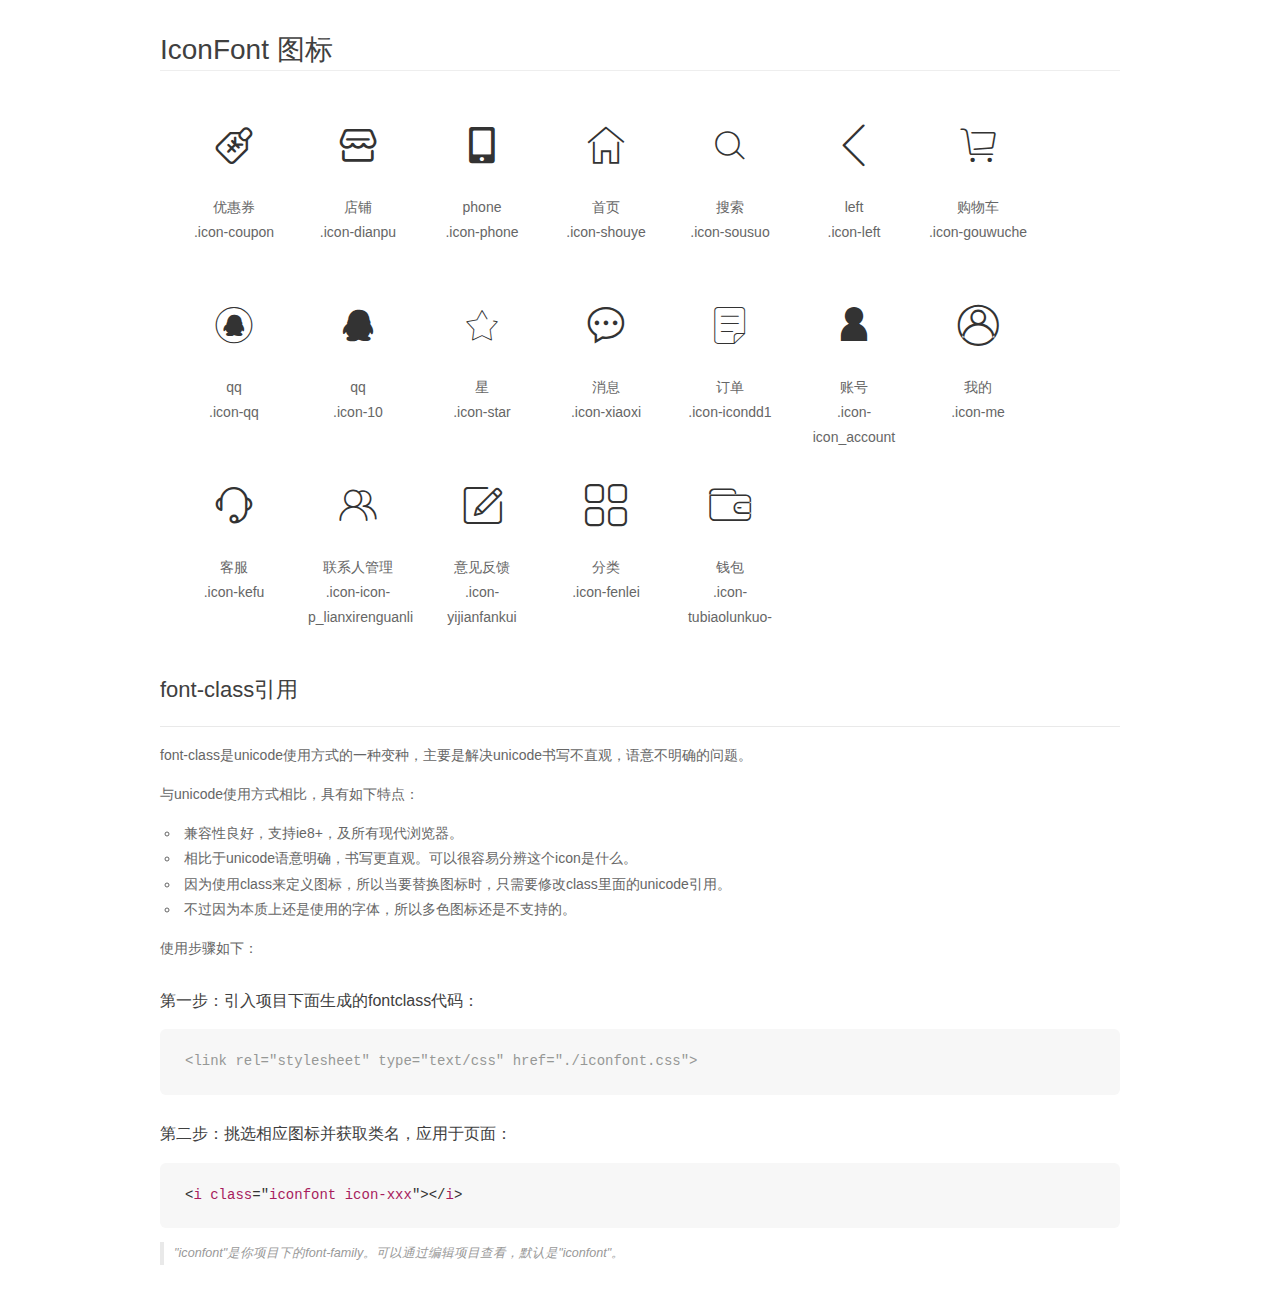
<file: static/font/demo_fontclass.html>
<!DOCTYPE html>
<html>
<head>
    <meta charset="utf-8"/>
    <title>IconFont</title>
    <link rel="stylesheet" href="demo.css">
    <link rel="stylesheet" href="iconfont.css">
</head>
<body>
    <div class="main markdown">
        <h1>IconFont 图标</h1>
        <ul class="icon_lists clear">
            
                <li>
                <i class="icon iconfont icon-coupon"></i>
                    <div class="name">优惠券</div>
                    <div class="fontclass">.icon-coupon</div>
                </li>
            
                <li>
                <i class="icon iconfont icon-dianpu"></i>
                    <div class="name">店铺</div>
                    <div class="fontclass">.icon-dianpu</div>
                </li>
            
                <li>
                <i class="icon iconfont icon-phone"></i>
                    <div class="name">phone</div>
                    <div class="fontclass">.icon-phone</div>
                </li>
            
                <li>
                <i class="icon iconfont icon-shouye"></i>
                    <div class="name">首页</div>
                    <div class="fontclass">.icon-shouye</div>
                </li>
            
                <li>
                <i class="icon iconfont icon-sousuo"></i>
                    <div class="name">搜索</div>
                    <div class="fontclass">.icon-sousuo</div>
                </li>
            
                <li>
                <i class="icon iconfont icon-left"></i>
                    <div class="name">left</div>
                    <div class="fontclass">.icon-left</div>
                </li>
            
                <li>
                <i class="icon iconfont icon-gouwuche"></i>
                    <div class="name">购物车</div>
                    <div class="fontclass">.icon-gouwuche</div>
                </li>
            
                <li>
                <i class="icon iconfont icon-qq"></i>
                    <div class="name">qq</div>
                    <div class="fontclass">.icon-qq</div>
                </li>
            
                <li>
                <i class="icon iconfont icon-10"></i>
                    <div class="name">qq</div>
                    <div class="fontclass">.icon-10</div>
                </li>
            
                <li>
                <i class="icon iconfont icon-star"></i>
                    <div class="name">星</div>
                    <div class="fontclass">.icon-star</div>
                </li>
            
                <li>
                <i class="icon iconfont icon-xiaoxi"></i>
                    <div class="name">消息</div>
                    <div class="fontclass">.icon-xiaoxi</div>
                </li>
            
                <li>
                <i class="icon iconfont icon-icondd1"></i>
                    <div class="name">订单</div>
                    <div class="fontclass">.icon-icondd1</div>
                </li>
            
                <li>
                <i class="icon iconfont icon-icon_account"></i>
                    <div class="name">账号</div>
                    <div class="fontclass">.icon-icon_account</div>
                </li>
            
                <li>
                <i class="icon iconfont icon-me"></i>
                    <div class="name">我的</div>
                    <div class="fontclass">.icon-me</div>
                </li>
            
                <li>
                <i class="icon iconfont icon-kefu"></i>
                    <div class="name">客服</div>
                    <div class="fontclass">.icon-kefu</div>
                </li>
            
                <li>
                <i class="icon iconfont icon-icon-p_lianxirenguanli"></i>
                    <div class="name">联系人管理</div>
                    <div class="fontclass">.icon-icon-p_lianxirenguanli</div>
                </li>
            
                <li>
                <i class="icon iconfont icon-yijianfankui"></i>
                    <div class="name">意见反馈</div>
                    <div class="fontclass">.icon-yijianfankui</div>
                </li>
            
                <li>
                <i class="icon iconfont icon-fenlei"></i>
                    <div class="name">分类</div>
                    <div class="fontclass">.icon-fenlei</div>
                </li>
            
                <li>
                <i class="icon iconfont icon-tubiaolunkuo-"></i>
                    <div class="name">钱包</div>
                    <div class="fontclass">.icon-tubiaolunkuo-</div>
                </li>
            
        </ul>

        <h2 id="font-class-">font-class引用</h2>
        <hr>

        <p>font-class是unicode使用方式的一种变种，主要是解决unicode书写不直观，语意不明确的问题。</p>
        <p>与unicode使用方式相比，具有如下特点：</p>
        <ul>
        <li>兼容性良好，支持ie8+，及所有现代浏览器。</li>
        <li>相比于unicode语意明确，书写更直观。可以很容易分辨这个icon是什么。</li>
        <li>因为使用class来定义图标，所以当要替换图标时，只需要修改class里面的unicode引用。</li>
        <li>不过因为本质上还是使用的字体，所以多色图标还是不支持的。</li>
        </ul>
        <p>使用步骤如下：</p>
        <h3 id="-fontclass-">第一步：引入项目下面生成的fontclass代码：</h3>


        <pre><code class="lang-js hljs javascript"><span class="hljs-comment">&lt;link rel="stylesheet" type="text/css" href="./iconfont.css"&gt;</span></code></pre>
        <h3 id="-">第二步：挑选相应图标并获取类名，应用于页面：</h3>
        <pre><code class="lang-css hljs">&lt;<span class="hljs-selector-tag">i</span> <span class="hljs-selector-tag">class</span>="<span class="hljs-selector-tag">iconfont</span> <span class="hljs-selector-tag">icon-xxx</span>"&gt;&lt;/<span class="hljs-selector-tag">i</span>&gt;</code></pre>
        <blockquote>
        <p>"iconfont"是你项目下的font-family。可以通过编辑项目查看，默认是"iconfont"。</p>
        </blockquote>
    </div>
</body>
</html>
</file>
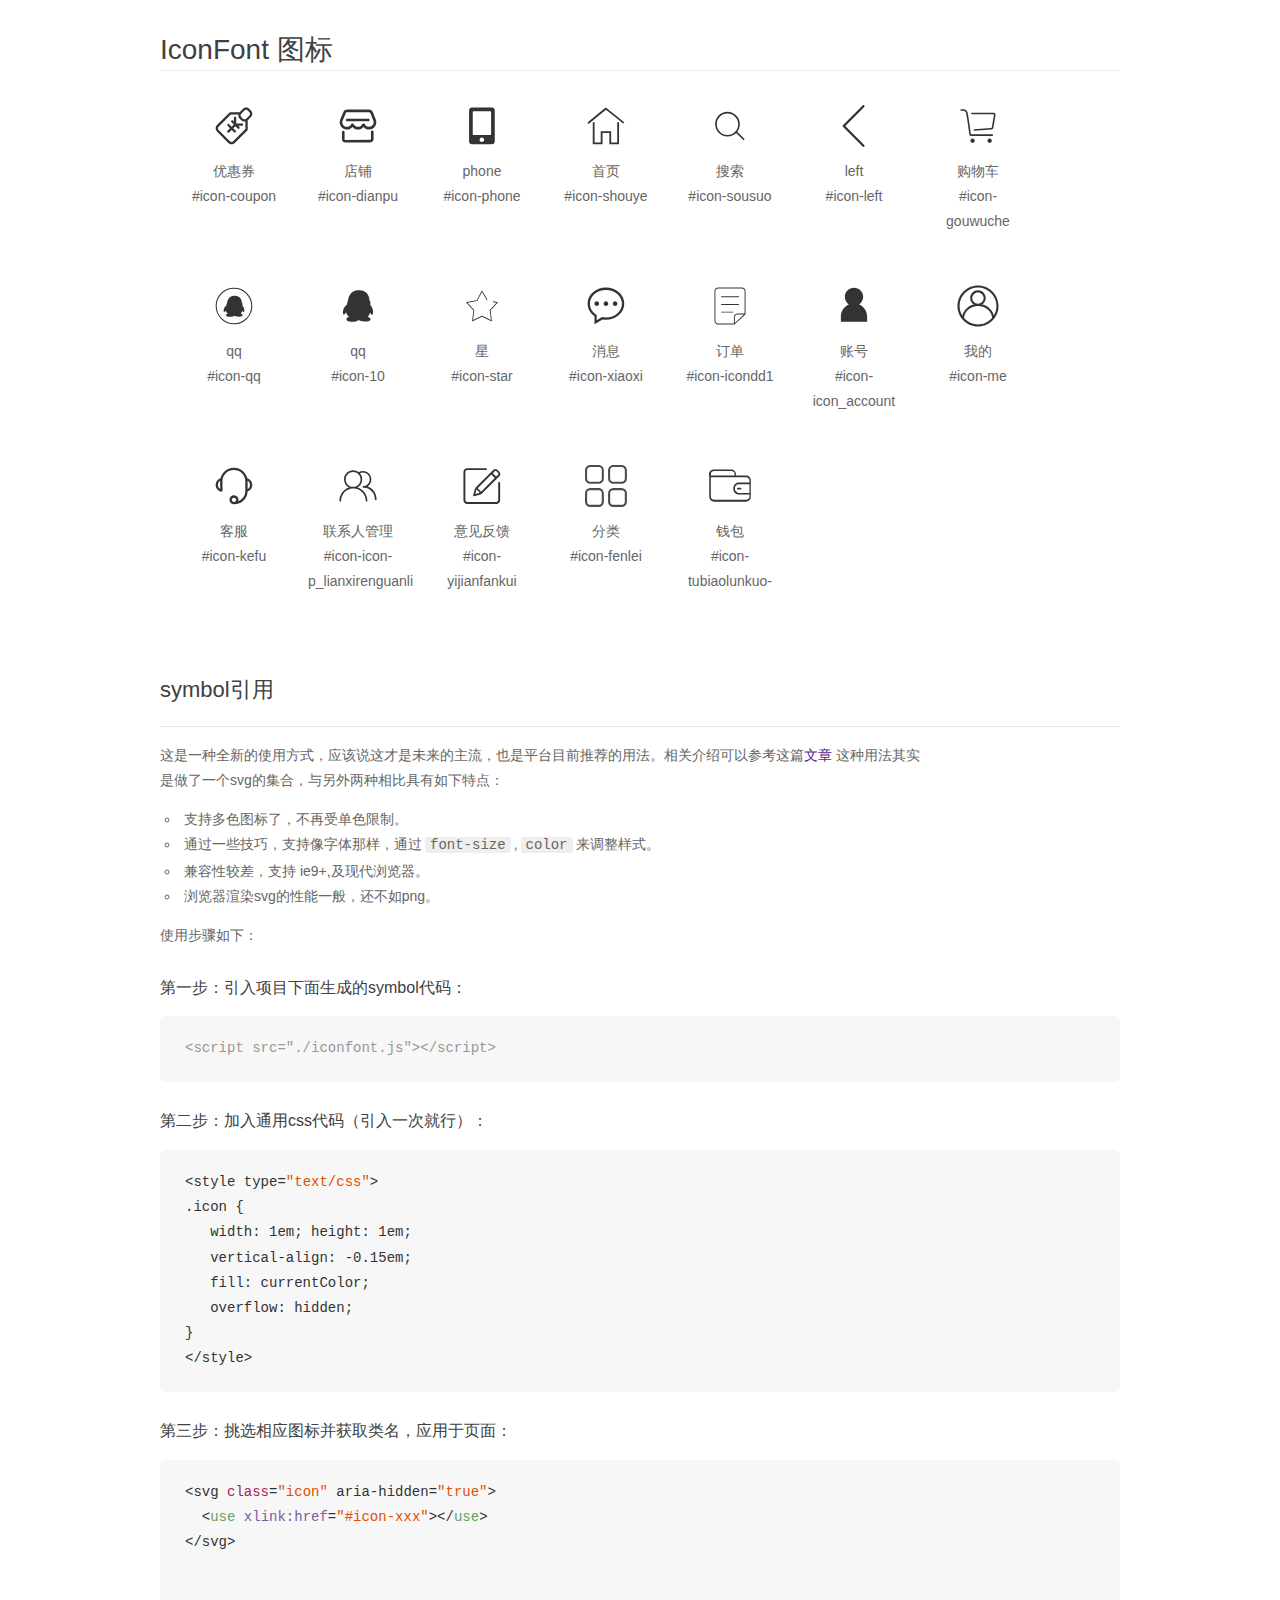
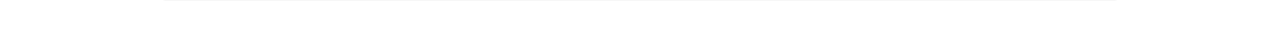
<file: static/font/demo_symbol.html>
<!DOCTYPE html>
<html>
<head>
    <meta charset="utf-8"/>
    <title>IconFont</title>
    <link rel="stylesheet" href="demo.css">
    <script src="iconfont.js"></script>

    <style type="text/css">
        .icon {
          /* 通过设置 font-size 来改变图标大小 */
          width: 1em; height: 1em;
          /* 图标和文字相邻时，垂直对齐 */
          vertical-align: -0.15em;
          /* 通过设置 color 来改变 SVG 的颜色/fill */
          fill: currentColor;
          /* path 和 stroke 溢出 viewBox 部分在 IE 下会显示
             normalize.css 中也包含这行 */
          overflow: hidden;
        }

    </style>
</head>
<body>
    <div class="main markdown">
        <h1>IconFont 图标</h1>
        <ul class="icon_lists clear">
            
                <li>
                    <svg class="icon" aria-hidden="true">
                        <use xlink:href="#icon-coupon"></use>
                    </svg>
                    <div class="name">优惠券</div>
                    <div class="fontclass">#icon-coupon</div>
                </li>
            
                <li>
                    <svg class="icon" aria-hidden="true">
                        <use xlink:href="#icon-dianpu"></use>
                    </svg>
                    <div class="name">店铺</div>
                    <div class="fontclass">#icon-dianpu</div>
                </li>
            
                <li>
                    <svg class="icon" aria-hidden="true">
                        <use xlink:href="#icon-phone"></use>
                    </svg>
                    <div class="name">phone</div>
                    <div class="fontclass">#icon-phone</div>
                </li>
            
                <li>
                    <svg class="icon" aria-hidden="true">
                        <use xlink:href="#icon-shouye"></use>
                    </svg>
                    <div class="name">首页</div>
                    <div class="fontclass">#icon-shouye</div>
                </li>
            
                <li>
                    <svg class="icon" aria-hidden="true">
                        <use xlink:href="#icon-sousuo"></use>
                    </svg>
                    <div class="name">搜索</div>
                    <div class="fontclass">#icon-sousuo</div>
                </li>
            
                <li>
                    <svg class="icon" aria-hidden="true">
                        <use xlink:href="#icon-left"></use>
                    </svg>
                    <div class="name">left</div>
                    <div class="fontclass">#icon-left</div>
                </li>
            
                <li>
                    <svg class="icon" aria-hidden="true">
                        <use xlink:href="#icon-gouwuche"></use>
                    </svg>
                    <div class="name">购物车</div>
                    <div class="fontclass">#icon-gouwuche</div>
                </li>
            
                <li>
                    <svg class="icon" aria-hidden="true">
                        <use xlink:href="#icon-qq"></use>
                    </svg>
                    <div class="name">qq</div>
                    <div class="fontclass">#icon-qq</div>
                </li>
            
                <li>
                    <svg class="icon" aria-hidden="true">
                        <use xlink:href="#icon-10"></use>
                    </svg>
                    <div class="name">qq</div>
                    <div class="fontclass">#icon-10</div>
                </li>
            
                <li>
                    <svg class="icon" aria-hidden="true">
                        <use xlink:href="#icon-star"></use>
                    </svg>
                    <div class="name">星</div>
                    <div class="fontclass">#icon-star</div>
                </li>
            
                <li>
                    <svg class="icon" aria-hidden="true">
                        <use xlink:href="#icon-xiaoxi"></use>
                    </svg>
                    <div class="name">消息</div>
                    <div class="fontclass">#icon-xiaoxi</div>
                </li>
            
                <li>
                    <svg class="icon" aria-hidden="true">
                        <use xlink:href="#icon-icondd1"></use>
                    </svg>
                    <div class="name">订单</div>
                    <div class="fontclass">#icon-icondd1</div>
                </li>
            
                <li>
                    <svg class="icon" aria-hidden="true">
                        <use xlink:href="#icon-icon_account"></use>
                    </svg>
                    <div class="name">账号</div>
                    <div class="fontclass">#icon-icon_account</div>
                </li>
            
                <li>
                    <svg class="icon" aria-hidden="true">
                        <use xlink:href="#icon-me"></use>
                    </svg>
                    <div class="name">我的</div>
                    <div class="fontclass">#icon-me</div>
                </li>
            
                <li>
                    <svg class="icon" aria-hidden="true">
                        <use xlink:href="#icon-kefu"></use>
                    </svg>
                    <div class="name">客服</div>
                    <div class="fontclass">#icon-kefu</div>
                </li>
            
                <li>
                    <svg class="icon" aria-hidden="true">
                        <use xlink:href="#icon-icon-p_lianxirenguanli"></use>
                    </svg>
                    <div class="name">联系人管理</div>
                    <div class="fontclass">#icon-icon-p_lianxirenguanli</div>
                </li>
            
                <li>
                    <svg class="icon" aria-hidden="true">
                        <use xlink:href="#icon-yijianfankui"></use>
                    </svg>
                    <div class="name">意见反馈</div>
                    <div class="fontclass">#icon-yijianfankui</div>
                </li>
            
                <li>
                    <svg class="icon" aria-hidden="true">
                        <use xlink:href="#icon-fenlei"></use>
                    </svg>
                    <div class="name">分类</div>
                    <div class="fontclass">#icon-fenlei</div>
                </li>
            
                <li>
                    <svg class="icon" aria-hidden="true">
                        <use xlink:href="#icon-tubiaolunkuo-"></use>
                    </svg>
                    <div class="name">钱包</div>
                    <div class="fontclass">#icon-tubiaolunkuo-</div>
                </li>
            
        </ul>


        <h2 id="symbol-">symbol引用</h2>
        <hr>

        <p>这是一种全新的使用方式，应该说这才是未来的主流，也是平台目前推荐的用法。相关介绍可以参考这篇<a href="">文章</a>
        这种用法其实是做了一个svg的集合，与另外两种相比具有如下特点：</p>
        <ul>
          <li>支持多色图标了，不再受单色限制。</li>
          <li>通过一些技巧，支持像字体那样，通过<code>font-size</code>,<code>color</code>来调整样式。</li>
          <li>兼容性较差，支持 ie9+,及现代浏览器。</li>
          <li>浏览器渲染svg的性能一般，还不如png。</li>
        </ul>
        <p>使用步骤如下：</p>
        <h3 id="-symbol-">第一步：引入项目下面生成的symbol代码：</h3>
        <pre><code class="lang-js hljs javascript"><span class="hljs-comment">&lt;script src="./iconfont.js"&gt;&lt;/script&gt;</span></code></pre>
        <h3 id="-css-">第二步：加入通用css代码（引入一次就行）：</h3>
        <pre><code class="lang-js hljs javascript">&lt;style type=<span class="hljs-string">"text/css"</span>&gt;
.icon {
   width: <span class="hljs-number">1</span>em; height: <span class="hljs-number">1</span>em;
   vertical-align: <span class="hljs-number">-0.15</span>em;
   fill: currentColor;
   overflow: hidden;
}
&lt;<span class="hljs-regexp">/style&gt;</span></code></pre>
        <h3 id="-">第三步：挑选相应图标并获取类名，应用于页面：</h3>
        <pre><code class="lang-js hljs javascript">&lt;svg <span class="hljs-class"><span class="hljs-keyword">class</span></span>=<span class="hljs-string">"icon"</span> aria-hidden=<span class="hljs-string">"true"</span>&gt;<span class="xml"><span class="hljs-tag">
  &lt;<span class="hljs-name">use</span> <span class="hljs-attr">xlink:href</span>=<span class="hljs-string">"#icon-xxx"</span>&gt;</span><span class="hljs-tag">&lt;/<span class="hljs-name">use</span>&gt;</span>
</span>&lt;<span class="hljs-regexp">/svg&gt;
        </span></code></pre>
    </div>
</body>
</html>
</file>
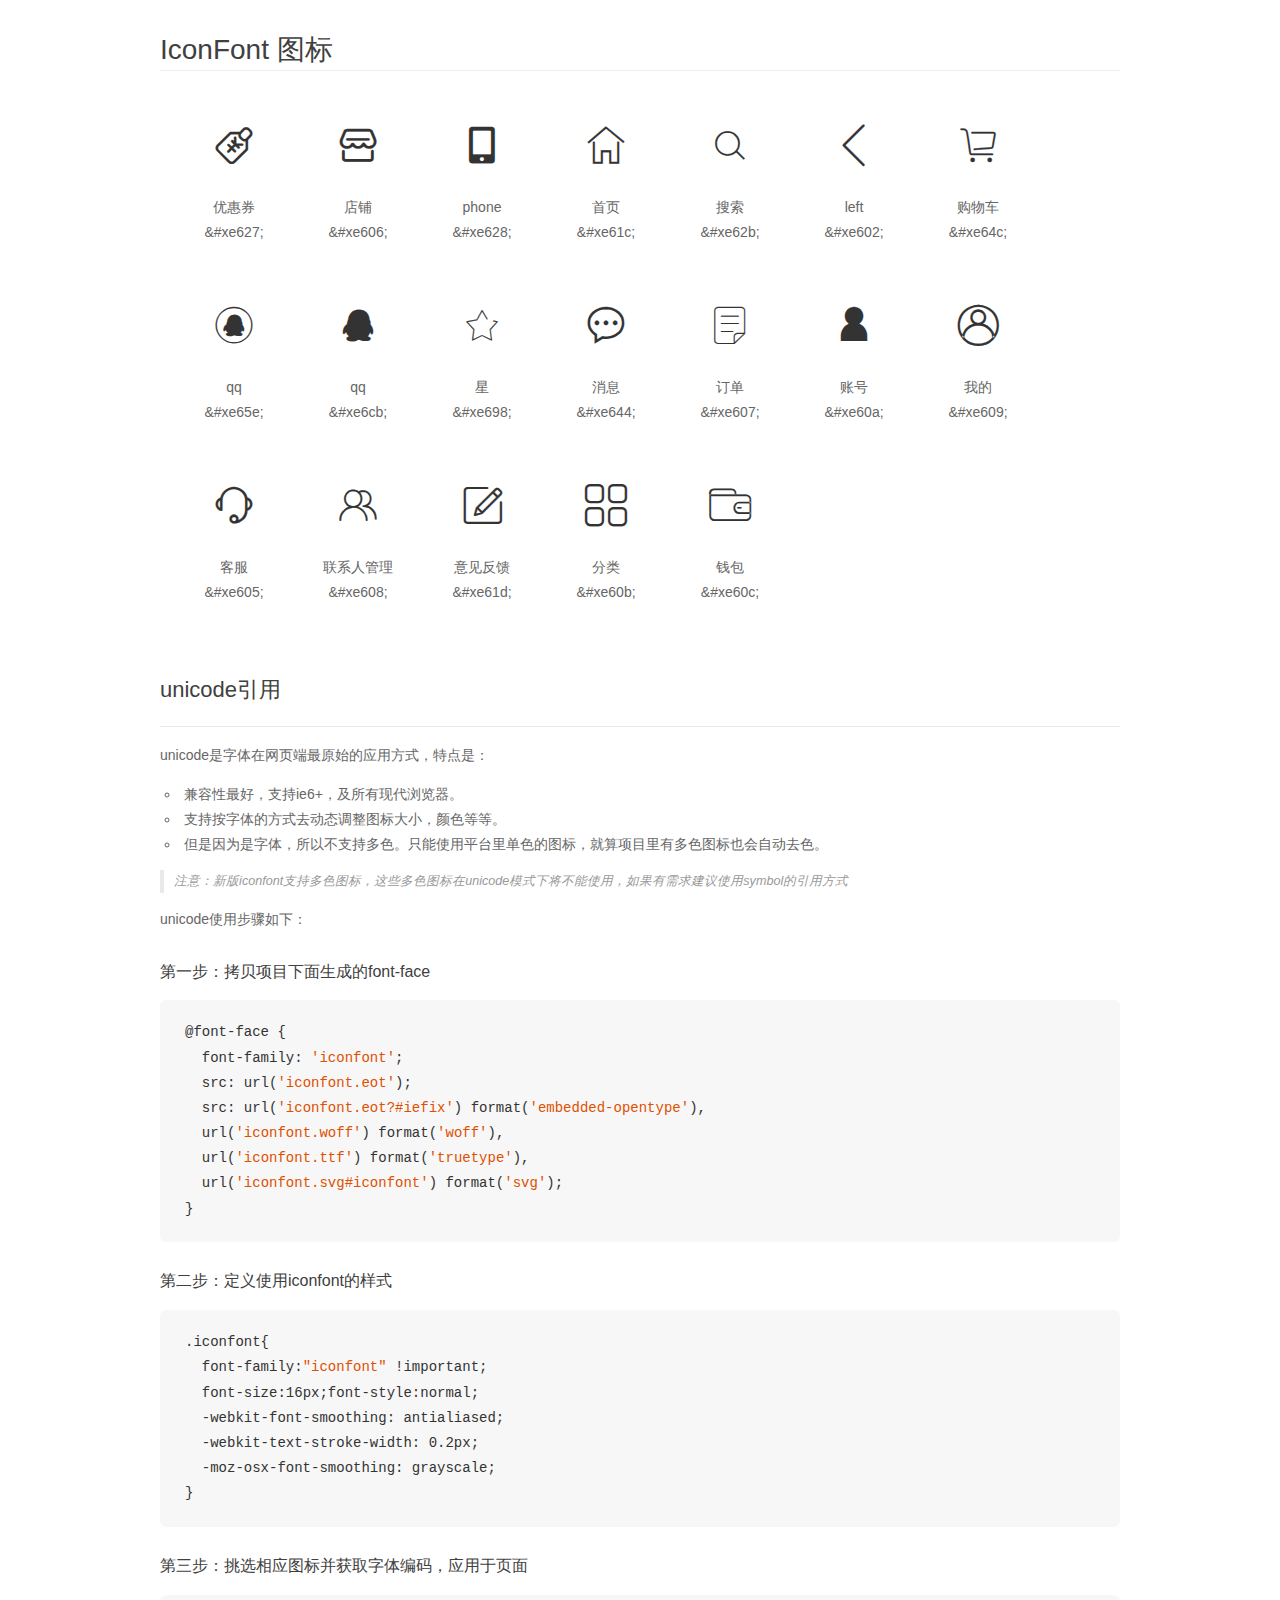
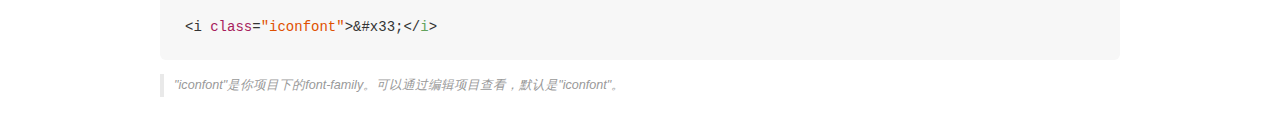
<file: static/font/demo_unicode.html>
<!DOCTYPE html>
<html>
<head>
    <meta charset="utf-8"/>
    <title>IconFont</title>
    <link rel="stylesheet" href="demo.css">

    <style type="text/css">

        @font-face {font-family: "iconfont";
          src: url('iconfont.eot'); /* IE9*/
          src: url('iconfont.eot#iefix') format('embedded-opentype'), /* IE6-IE8 */
          url('iconfont.woff') format('woff'), /* chrome, firefox */
          url('iconfont.ttf') format('truetype'), /* chrome, firefox, opera, Safari, Android, iOS 4.2+*/
          url('iconfont.svg#iconfont') format('svg'); /* iOS 4.1- */
        }

        .iconfont {
          font-family:"iconfont" !important;
          font-size:16px;
          font-style:normal;
          -webkit-font-smoothing: antialiased;
          -webkit-text-stroke-width: 0.2px;
          -moz-osx-font-smoothing: grayscale;
        }

    </style>
</head>
<body>
    <div class="main markdown">
        <h1>IconFont 图标</h1>
        <ul class="icon_lists clear">
            
                <li>
                <i class="icon iconfont">&#xe627;</i>
                    <div class="name">优惠券</div>
                    <div class="code">&amp;#xe627;</div>
                </li>
            
                <li>
                <i class="icon iconfont">&#xe606;</i>
                    <div class="name">店铺</div>
                    <div class="code">&amp;#xe606;</div>
                </li>
            
                <li>
                <i class="icon iconfont">&#xe628;</i>
                    <div class="name">phone</div>
                    <div class="code">&amp;#xe628;</div>
                </li>
            
                <li>
                <i class="icon iconfont">&#xe61c;</i>
                    <div class="name">首页</div>
                    <div class="code">&amp;#xe61c;</div>
                </li>
            
                <li>
                <i class="icon iconfont">&#xe62b;</i>
                    <div class="name">搜索</div>
                    <div class="code">&amp;#xe62b;</div>
                </li>
            
                <li>
                <i class="icon iconfont">&#xe602;</i>
                    <div class="name">left</div>
                    <div class="code">&amp;#xe602;</div>
                </li>
            
                <li>
                <i class="icon iconfont">&#xe64c;</i>
                    <div class="name">购物车</div>
                    <div class="code">&amp;#xe64c;</div>
                </li>
            
                <li>
                <i class="icon iconfont">&#xe65e;</i>
                    <div class="name">qq</div>
                    <div class="code">&amp;#xe65e;</div>
                </li>
            
                <li>
                <i class="icon iconfont">&#xe6cb;</i>
                    <div class="name">qq</div>
                    <div class="code">&amp;#xe6cb;</div>
                </li>
            
                <li>
                <i class="icon iconfont">&#xe698;</i>
                    <div class="name">星</div>
                    <div class="code">&amp;#xe698;</div>
                </li>
            
                <li>
                <i class="icon iconfont">&#xe644;</i>
                    <div class="name">消息</div>
                    <div class="code">&amp;#xe644;</div>
                </li>
            
                <li>
                <i class="icon iconfont">&#xe607;</i>
                    <div class="name">订单</div>
                    <div class="code">&amp;#xe607;</div>
                </li>
            
                <li>
                <i class="icon iconfont">&#xe60a;</i>
                    <div class="name">账号</div>
                    <div class="code">&amp;#xe60a;</div>
                </li>
            
                <li>
                <i class="icon iconfont">&#xe609;</i>
                    <div class="name">我的</div>
                    <div class="code">&amp;#xe609;</div>
                </li>
            
                <li>
                <i class="icon iconfont">&#xe605;</i>
                    <div class="name">客服</div>
                    <div class="code">&amp;#xe605;</div>
                </li>
            
                <li>
                <i class="icon iconfont">&#xe608;</i>
                    <div class="name">联系人管理</div>
                    <div class="code">&amp;#xe608;</div>
                </li>
            
                <li>
                <i class="icon iconfont">&#xe61d;</i>
                    <div class="name">意见反馈</div>
                    <div class="code">&amp;#xe61d;</div>
                </li>
            
                <li>
                <i class="icon iconfont">&#xe60b;</i>
                    <div class="name">分类</div>
                    <div class="code">&amp;#xe60b;</div>
                </li>
            
                <li>
                <i class="icon iconfont">&#xe60c;</i>
                    <div class="name">钱包</div>
                    <div class="code">&amp;#xe60c;</div>
                </li>
            
        </ul>
        <h2 id="unicode-">unicode引用</h2>
        <hr>

        <p>unicode是字体在网页端最原始的应用方式，特点是：</p>
        <ul>
        <li>兼容性最好，支持ie6+，及所有现代浏览器。</li>
        <li>支持按字体的方式去动态调整图标大小，颜色等等。</li>
        <li>但是因为是字体，所以不支持多色。只能使用平台里单色的图标，就算项目里有多色图标也会自动去色。</li>
        </ul>
        <blockquote>
        <p>注意：新版iconfont支持多色图标，这些多色图标在unicode模式下将不能使用，如果有需求建议使用symbol的引用方式</p>
        </blockquote>
        <p>unicode使用步骤如下：</p>
        <h3 id="-font-face">第一步：拷贝项目下面生成的font-face</h3>
        <pre><code class="lang-js hljs javascript">@font-face {
  font-family: <span class="hljs-string">'iconfont'</span>;
  src: url(<span class="hljs-string">'iconfont.eot'</span>);
  src: url(<span class="hljs-string">'iconfont.eot?#iefix'</span>) format(<span class="hljs-string">'embedded-opentype'</span>),
  url(<span class="hljs-string">'iconfont.woff'</span>) format(<span class="hljs-string">'woff'</span>),
  url(<span class="hljs-string">'iconfont.ttf'</span>) format(<span class="hljs-string">'truetype'</span>),
  url(<span class="hljs-string">'iconfont.svg#iconfont'</span>) format(<span class="hljs-string">'svg'</span>);
}
</code></pre>
        <h3 id="-iconfont-">第二步：定义使用iconfont的样式</h3>
        <pre><code class="lang-js hljs javascript">.iconfont{
  font-family:<span class="hljs-string">"iconfont"</span> !important;
  font-size:<span class="hljs-number">16</span>px;font-style:normal;
  -webkit-font-smoothing: antialiased;
  -webkit-text-stroke-width: <span class="hljs-number">0.2</span>px;
  -moz-osx-font-smoothing: grayscale;
}
</code></pre>
        <h3 id="-">第三步：挑选相应图标并获取字体编码，应用于页面</h3>
        <pre><code class="lang-js hljs javascript">&lt;i <span class="hljs-class"><span class="hljs-keyword">class</span></span>=<span class="hljs-string">"iconfont"</span>&gt;&amp;#x33;<span class="xml"><span class="hljs-tag">&lt;/<span class="hljs-name">i</span>&gt;</span></span></code></pre>

        <blockquote>
        <p>"iconfont"是你项目下的font-family。可以通过编辑项目查看，默认是"iconfont"。</p>
        </blockquote>
    </div>


</body>
</html>
</file>
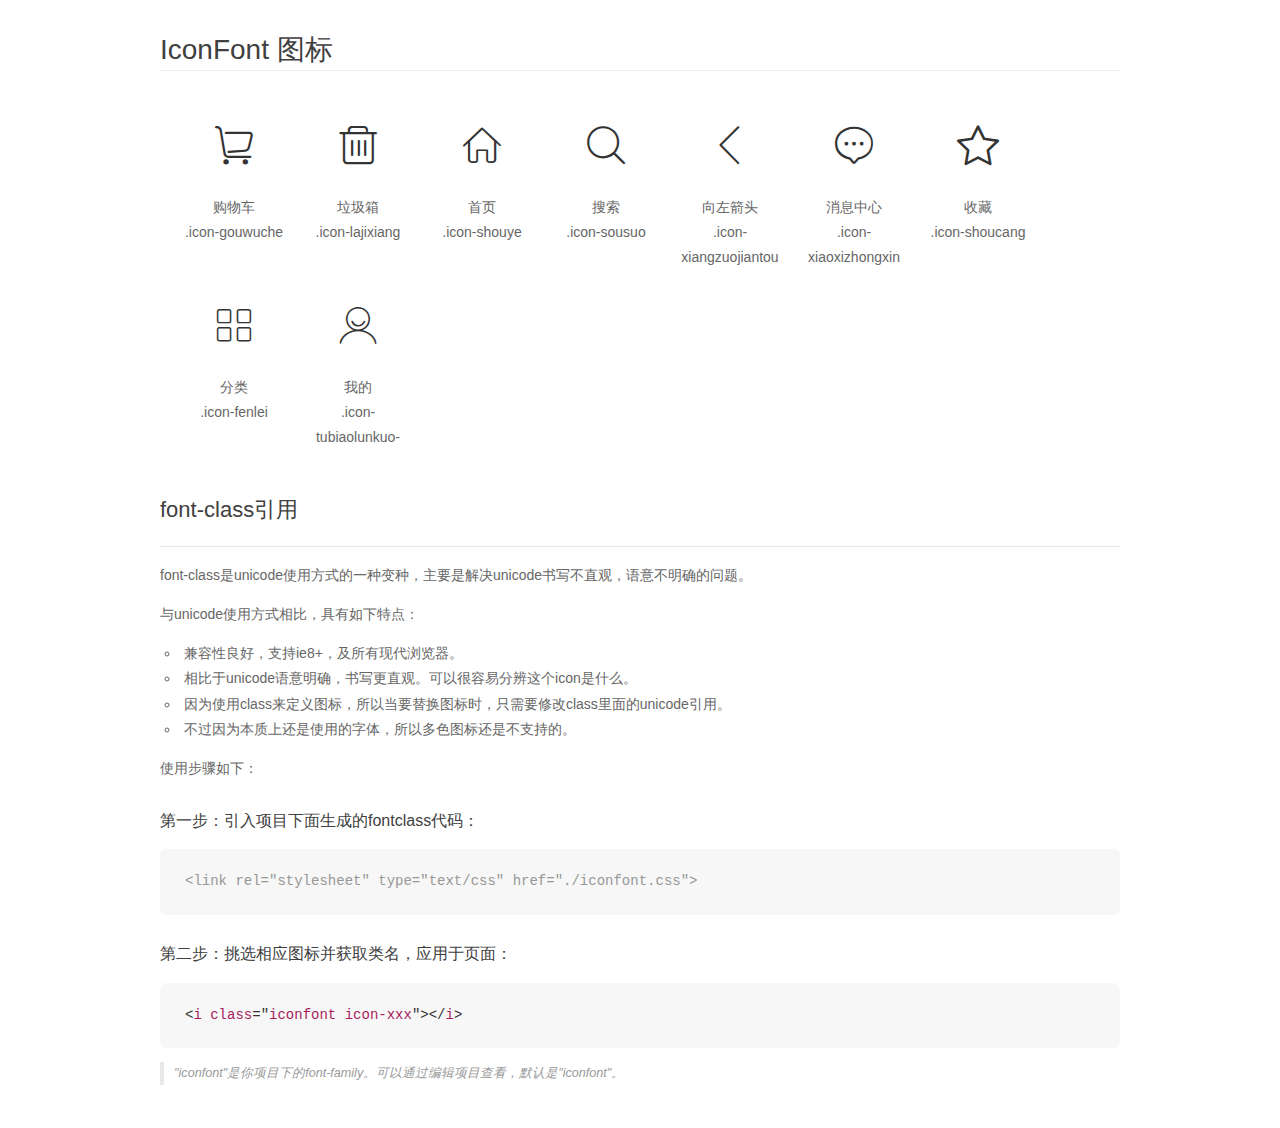
<file: static/icon/demo_fontclass.html>
<!DOCTYPE html>
<html>
<head>
    <meta charset="utf-8"/>
    <title>IconFont</title>
    <link rel="stylesheet" href="demo.css">
    <link rel="stylesheet" href="iconfont.css">
</head>
<body>
    <div class="main markdown">
        <h1>IconFont 图标</h1>
        <ul class="icon_lists clear">
            
                <li>
                <i class="icon iconfont icon-gouwuche"></i>
                    <div class="name">购物车</div>
                    <div class="fontclass">.icon-gouwuche</div>
                </li>
            
                <li>
                <i class="icon iconfont icon-lajixiang"></i>
                    <div class="name">垃圾箱</div>
                    <div class="fontclass">.icon-lajixiang</div>
                </li>
            
                <li>
                <i class="icon iconfont icon-shouye"></i>
                    <div class="name">首页</div>
                    <div class="fontclass">.icon-shouye</div>
                </li>
            
                <li>
                <i class="icon iconfont icon-sousuo"></i>
                    <div class="name">搜索</div>
                    <div class="fontclass">.icon-sousuo</div>
                </li>
            
                <li>
                <i class="icon iconfont icon-xiangzuojiantou"></i>
                    <div class="name">向左箭头</div>
                    <div class="fontclass">.icon-xiangzuojiantou</div>
                </li>
            
                <li>
                <i class="icon iconfont icon-xiaoxizhongxin"></i>
                    <div class="name">消息中心</div>
                    <div class="fontclass">.icon-xiaoxizhongxin</div>
                </li>
            
                <li>
                <i class="icon iconfont icon-shoucang"></i>
                    <div class="name">收藏</div>
                    <div class="fontclass">.icon-shoucang</div>
                </li>
            
                <li>
                <i class="icon iconfont icon-fenlei"></i>
                    <div class="name">分类</div>
                    <div class="fontclass">.icon-fenlei</div>
                </li>
            
                <li>
                <i class="icon iconfont icon-tubiaolunkuo-"></i>
                    <div class="name">我的</div>
                    <div class="fontclass">.icon-tubiaolunkuo-</div>
                </li>
            
        </ul>

        <h2 id="font-class-">font-class引用</h2>
        <hr>

        <p>font-class是unicode使用方式的一种变种，主要是解决unicode书写不直观，语意不明确的问题。</p>
        <p>与unicode使用方式相比，具有如下特点：</p>
        <ul>
        <li>兼容性良好，支持ie8+，及所有现代浏览器。</li>
        <li>相比于unicode语意明确，书写更直观。可以很容易分辨这个icon是什么。</li>
        <li>因为使用class来定义图标，所以当要替换图标时，只需要修改class里面的unicode引用。</li>
        <li>不过因为本质上还是使用的字体，所以多色图标还是不支持的。</li>
        </ul>
        <p>使用步骤如下：</p>
        <h3 id="-fontclass-">第一步：引入项目下面生成的fontclass代码：</h3>


        <pre><code class="lang-js hljs javascript"><span class="hljs-comment">&lt;link rel="stylesheet" type="text/css" href="./iconfont.css"&gt;</span></code></pre>
        <h3 id="-">第二步：挑选相应图标并获取类名，应用于页面：</h3>
        <pre><code class="lang-css hljs">&lt;<span class="hljs-selector-tag">i</span> <span class="hljs-selector-tag">class</span>="<span class="hljs-selector-tag">iconfont</span> <span class="hljs-selector-tag">icon-xxx</span>"&gt;&lt;/<span class="hljs-selector-tag">i</span>&gt;</code></pre>
        <blockquote>
        <p>"iconfont"是你项目下的font-family。可以通过编辑项目查看，默认是"iconfont"。</p>
        </blockquote>
    </div>
</body>
</html>
</file>
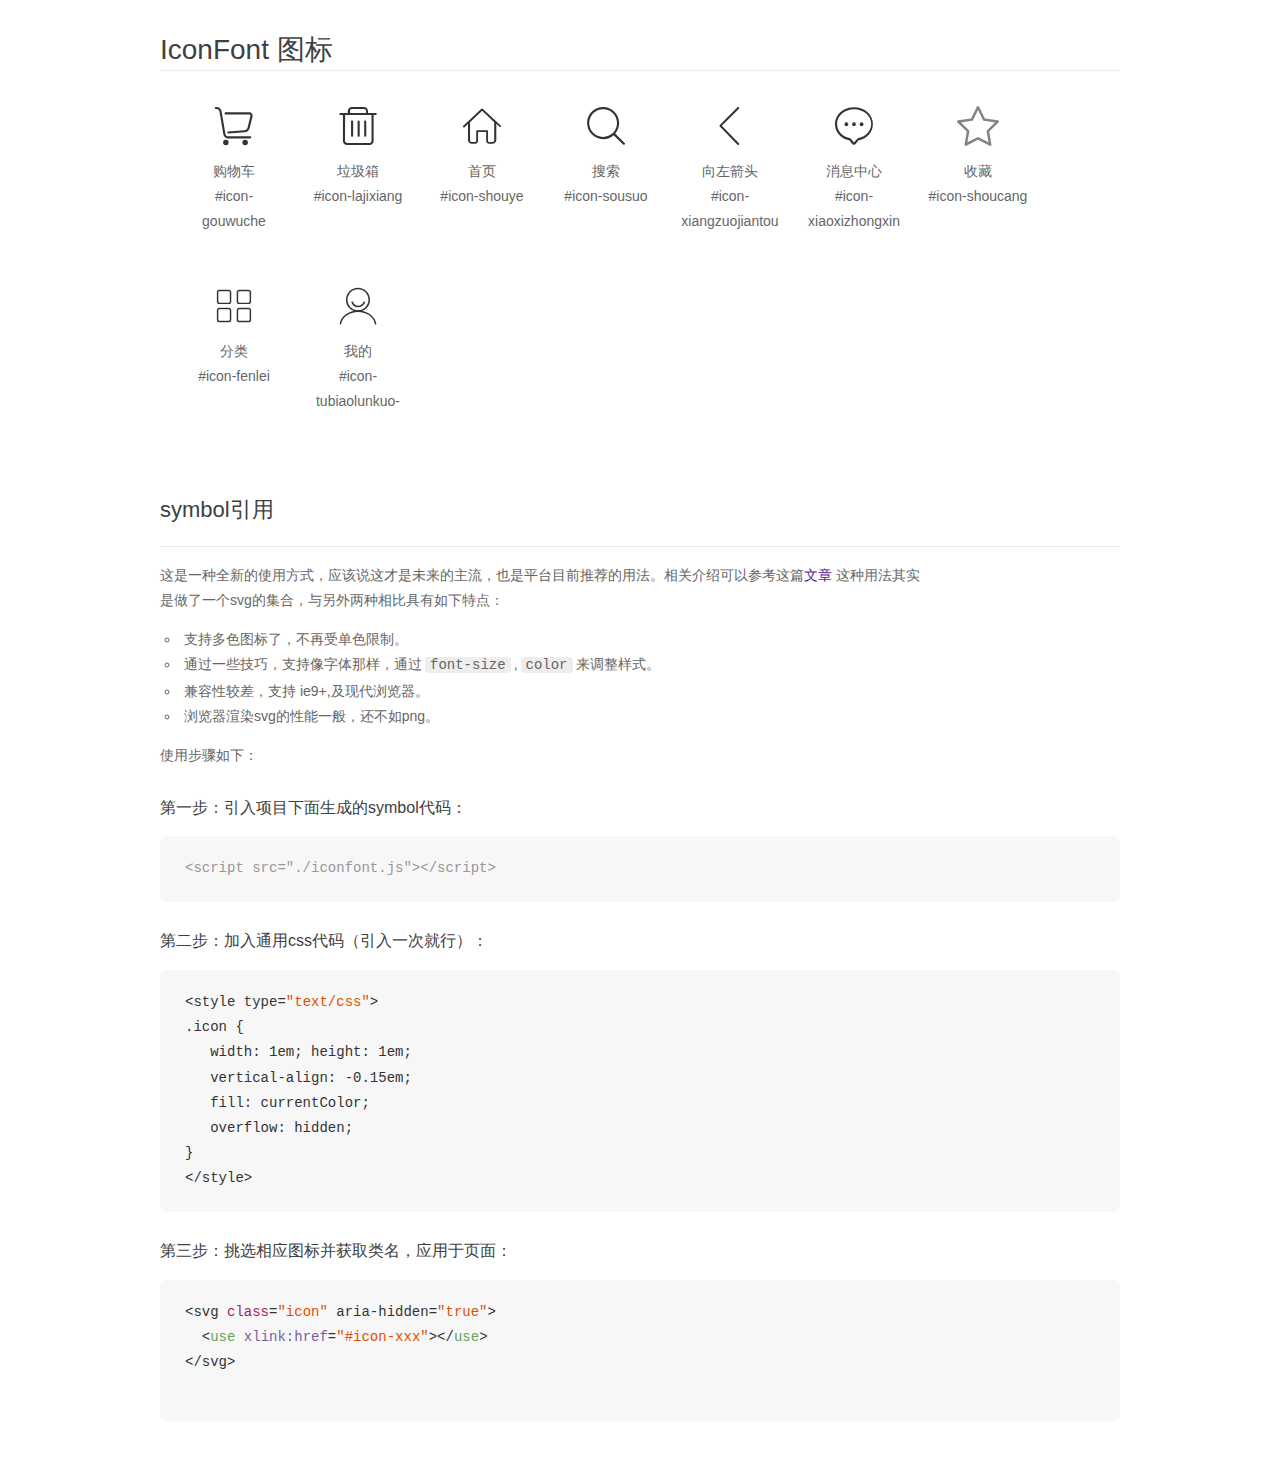
<file: static/icon/demo_symbol.html>
<!DOCTYPE html>
<html>
<head>
    <meta charset="utf-8"/>
    <title>IconFont</title>
    <link rel="stylesheet" href="demo.css">
    <script src="iconfont.js"></script>

    <style type="text/css">
        .icon {
          /* 通过设置 font-size 来改变图标大小 */
          width: 1em; height: 1em;
          /* 图标和文字相邻时，垂直对齐 */
          vertical-align: -0.15em;
          /* 通过设置 color 来改变 SVG 的颜色/fill */
          fill: currentColor;
          /* path 和 stroke 溢出 viewBox 部分在 IE 下会显示
             normalize.css 中也包含这行 */
          overflow: hidden;
        }

    </style>
</head>
<body>
    <div class="main markdown">
        <h1>IconFont 图标</h1>
        <ul class="icon_lists clear">
            
                <li>
                    <svg class="icon" aria-hidden="true">
                        <use xlink:href="#icon-gouwuche"></use>
                    </svg>
                    <div class="name">购物车</div>
                    <div class="fontclass">#icon-gouwuche</div>
                </li>
            
                <li>
                    <svg class="icon" aria-hidden="true">
                        <use xlink:href="#icon-lajixiang"></use>
                    </svg>
                    <div class="name">垃圾箱</div>
                    <div class="fontclass">#icon-lajixiang</div>
                </li>
            
                <li>
                    <svg class="icon" aria-hidden="true">
                        <use xlink:href="#icon-shouye"></use>
                    </svg>
                    <div class="name">首页</div>
                    <div class="fontclass">#icon-shouye</div>
                </li>
            
                <li>
                    <svg class="icon" aria-hidden="true">
                        <use xlink:href="#icon-sousuo"></use>
                    </svg>
                    <div class="name">搜索</div>
                    <div class="fontclass">#icon-sousuo</div>
                </li>
            
                <li>
                    <svg class="icon" aria-hidden="true">
                        <use xlink:href="#icon-xiangzuojiantou"></use>
                    </svg>
                    <div class="name">向左箭头</div>
                    <div class="fontclass">#icon-xiangzuojiantou</div>
                </li>
            
                <li>
                    <svg class="icon" aria-hidden="true">
                        <use xlink:href="#icon-xiaoxizhongxin"></use>
                    </svg>
                    <div class="name">消息中心</div>
                    <div class="fontclass">#icon-xiaoxizhongxin</div>
                </li>
            
                <li>
                    <svg class="icon" aria-hidden="true">
                        <use xlink:href="#icon-shoucang"></use>
                    </svg>
                    <div class="name">收藏</div>
                    <div class="fontclass">#icon-shoucang</div>
                </li>
            
                <li>
                    <svg class="icon" aria-hidden="true">
                        <use xlink:href="#icon-fenlei"></use>
                    </svg>
                    <div class="name">分类</div>
                    <div class="fontclass">#icon-fenlei</div>
                </li>
            
                <li>
                    <svg class="icon" aria-hidden="true">
                        <use xlink:href="#icon-tubiaolunkuo-"></use>
                    </svg>
                    <div class="name">我的</div>
                    <div class="fontclass">#icon-tubiaolunkuo-</div>
                </li>
            
        </ul>


        <h2 id="symbol-">symbol引用</h2>
        <hr>

        <p>这是一种全新的使用方式，应该说这才是未来的主流，也是平台目前推荐的用法。相关介绍可以参考这篇<a href="">文章</a>
        这种用法其实是做了一个svg的集合，与另外两种相比具有如下特点：</p>
        <ul>
          <li>支持多色图标了，不再受单色限制。</li>
          <li>通过一些技巧，支持像字体那样，通过<code>font-size</code>,<code>color</code>来调整样式。</li>
          <li>兼容性较差，支持 ie9+,及现代浏览器。</li>
          <li>浏览器渲染svg的性能一般，还不如png。</li>
        </ul>
        <p>使用步骤如下：</p>
        <h3 id="-symbol-">第一步：引入项目下面生成的symbol代码：</h3>
        <pre><code class="lang-js hljs javascript"><span class="hljs-comment">&lt;script src="./iconfont.js"&gt;&lt;/script&gt;</span></code></pre>
        <h3 id="-css-">第二步：加入通用css代码（引入一次就行）：</h3>
        <pre><code class="lang-js hljs javascript">&lt;style type=<span class="hljs-string">"text/css"</span>&gt;
.icon {
   width: <span class="hljs-number">1</span>em; height: <span class="hljs-number">1</span>em;
   vertical-align: <span class="hljs-number">-0.15</span>em;
   fill: currentColor;
   overflow: hidden;
}
&lt;<span class="hljs-regexp">/style&gt;</span></code></pre>
        <h3 id="-">第三步：挑选相应图标并获取类名，应用于页面：</h3>
        <pre><code class="lang-js hljs javascript">&lt;svg <span class="hljs-class"><span class="hljs-keyword">class</span></span>=<span class="hljs-string">"icon"</span> aria-hidden=<span class="hljs-string">"true"</span>&gt;<span class="xml"><span class="hljs-tag">
  &lt;<span class="hljs-name">use</span> <span class="hljs-attr">xlink:href</span>=<span class="hljs-string">"#icon-xxx"</span>&gt;</span><span class="hljs-tag">&lt;/<span class="hljs-name">use</span>&gt;</span>
</span>&lt;<span class="hljs-regexp">/svg&gt;
        </span></code></pre>
    </div>
</body>
</html>
</file>
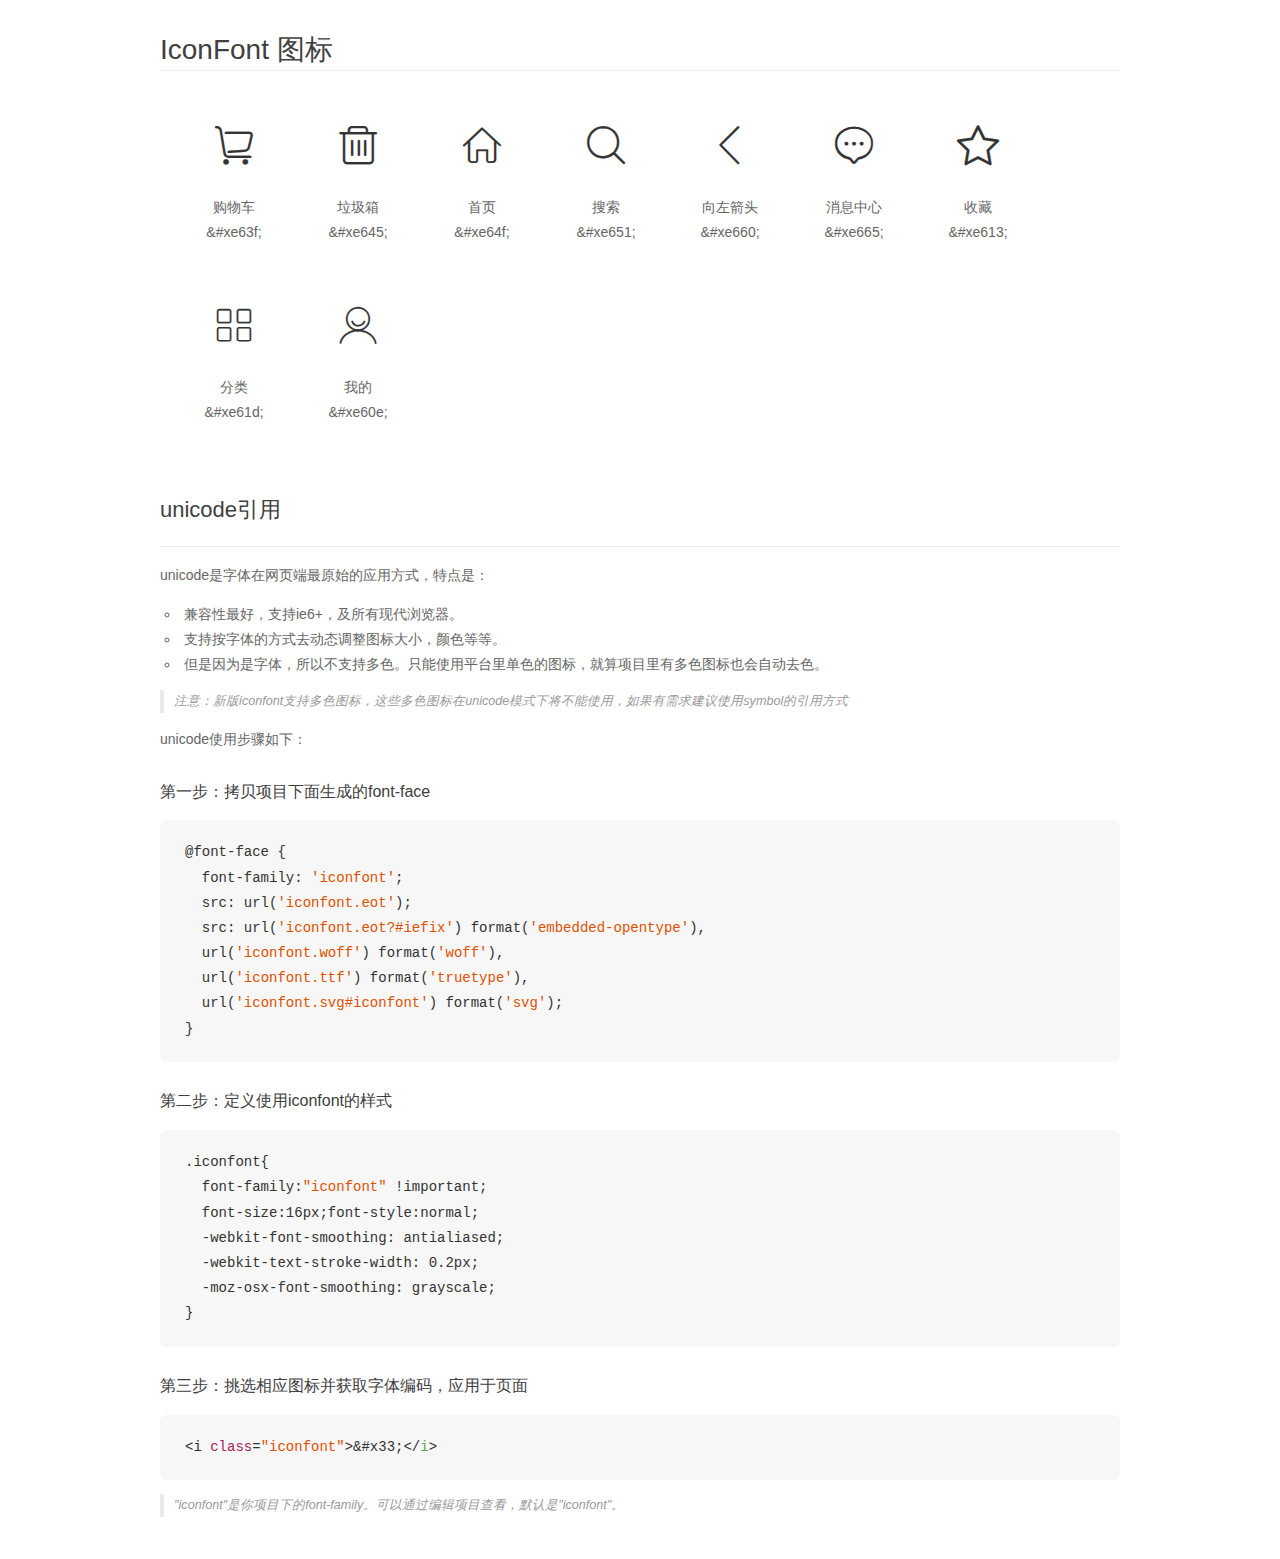
<file: static/icon/demo_unicode.html>
<!DOCTYPE html>
<html>
<head>
    <meta charset="utf-8"/>
    <title>IconFont</title>
    <link rel="stylesheet" href="demo.css">

    <style type="text/css">

        @font-face {font-family: "iconfont";
          src: url('iconfont.eot'); /* IE9*/
          src: url('iconfont.eot#iefix') format('embedded-opentype'), /* IE6-IE8 */
          url('iconfont.woff') format('woff'), /* chrome, firefox */
          url('iconfont.ttf') format('truetype'), /* chrome, firefox, opera, Safari, Android, iOS 4.2+*/
          url('iconfont.svg#iconfont') format('svg'); /* iOS 4.1- */
        }

        .iconfont {
          font-family:"iconfont" !important;
          font-size:16px;
          font-style:normal;
          -webkit-font-smoothing: antialiased;
          -webkit-text-stroke-width: 0.2px;
          -moz-osx-font-smoothing: grayscale;
        }

    </style>
</head>
<body>
    <div class="main markdown">
        <h1>IconFont 图标</h1>
        <ul class="icon_lists clear">
            
                <li>
                <i class="icon iconfont">&#xe63f;</i>
                    <div class="name">购物车</div>
                    <div class="code">&amp;#xe63f;</div>
                </li>
            
                <li>
                <i class="icon iconfont">&#xe645;</i>
                    <div class="name">垃圾箱</div>
                    <div class="code">&amp;#xe645;</div>
                </li>
            
                <li>
                <i class="icon iconfont">&#xe64f;</i>
                    <div class="name">首页</div>
                    <div class="code">&amp;#xe64f;</div>
                </li>
            
                <li>
                <i class="icon iconfont">&#xe651;</i>
                    <div class="name">搜索</div>
                    <div class="code">&amp;#xe651;</div>
                </li>
            
                <li>
                <i class="icon iconfont">&#xe660;</i>
                    <div class="name">向左箭头</div>
                    <div class="code">&amp;#xe660;</div>
                </li>
            
                <li>
                <i class="icon iconfont">&#xe665;</i>
                    <div class="name">消息中心</div>
                    <div class="code">&amp;#xe665;</div>
                </li>
            
                <li>
                <i class="icon iconfont">&#xe613;</i>
                    <div class="name">收藏</div>
                    <div class="code">&amp;#xe613;</div>
                </li>
            
                <li>
                <i class="icon iconfont">&#xe61d;</i>
                    <div class="name">分类</div>
                    <div class="code">&amp;#xe61d;</div>
                </li>
            
                <li>
                <i class="icon iconfont">&#xe60e;</i>
                    <div class="name">我的</div>
                    <div class="code">&amp;#xe60e;</div>
                </li>
            
        </ul>
        <h2 id="unicode-">unicode引用</h2>
        <hr>

        <p>unicode是字体在网页端最原始的应用方式，特点是：</p>
        <ul>
        <li>兼容性最好，支持ie6+，及所有现代浏览器。</li>
        <li>支持按字体的方式去动态调整图标大小，颜色等等。</li>
        <li>但是因为是字体，所以不支持多色。只能使用平台里单色的图标，就算项目里有多色图标也会自动去色。</li>
        </ul>
        <blockquote>
        <p>注意：新版iconfont支持多色图标，这些多色图标在unicode模式下将不能使用，如果有需求建议使用symbol的引用方式</p>
        </blockquote>
        <p>unicode使用步骤如下：</p>
        <h3 id="-font-face">第一步：拷贝项目下面生成的font-face</h3>
        <pre><code class="lang-js hljs javascript">@font-face {
  font-family: <span class="hljs-string">'iconfont'</span>;
  src: url(<span class="hljs-string">'iconfont.eot'</span>);
  src: url(<span class="hljs-string">'iconfont.eot?#iefix'</span>) format(<span class="hljs-string">'embedded-opentype'</span>),
  url(<span class="hljs-string">'iconfont.woff'</span>) format(<span class="hljs-string">'woff'</span>),
  url(<span class="hljs-string">'iconfont.ttf'</span>) format(<span class="hljs-string">'truetype'</span>),
  url(<span class="hljs-string">'iconfont.svg#iconfont'</span>) format(<span class="hljs-string">'svg'</span>);
}
</code></pre>
        <h3 id="-iconfont-">第二步：定义使用iconfont的样式</h3>
        <pre><code class="lang-js hljs javascript">.iconfont{
  font-family:<span class="hljs-string">"iconfont"</span> !important;
  font-size:<span class="hljs-number">16</span>px;font-style:normal;
  -webkit-font-smoothing: antialiased;
  -webkit-text-stroke-width: <span class="hljs-number">0.2</span>px;
  -moz-osx-font-smoothing: grayscale;
}
</code></pre>
        <h3 id="-">第三步：挑选相应图标并获取字体编码，应用于页面</h3>
        <pre><code class="lang-js hljs javascript">&lt;i <span class="hljs-class"><span class="hljs-keyword">class</span></span>=<span class="hljs-string">"iconfont"</span>&gt;&amp;#x33;<span class="xml"><span class="hljs-tag">&lt;/<span class="hljs-name">i</span>&gt;</span></span></code></pre>

        <blockquote>
        <p>"iconfont"是你项目下的font-family。可以通过编辑项目查看，默认是"iconfont"。</p>
        </blockquote>
    </div>


</body>
</html>
</file>
<file: static/font/iconfont.css>
@font-face {font-family: "iconfont";
  src: url('iconfont.eot?t=1532008254270'); /* IE9*/
  src: url('iconfont.eot?t=1532008254270#iefix') format('embedded-opentype'), /* IE6-IE8 */
  url('[data-uri]') format('woff'),
  url('iconfont.ttf?t=1532008254270') format('truetype'), /* chrome, firefox, opera, Safari, Android, iOS 4.2+*/
  url('iconfont.svg?t=1532008254270#iconfont') format('svg'); /* iOS 4.1- */
}

.iconfont {
  font-family:"iconfont" !important;
  font-size:16px;
  font-style:normal;
  -webkit-font-smoothing: antialiased;
  -moz-osx-font-smoothing: grayscale;
}

.icon-coupon:before { content: "\e627"; }

.icon-dianpu:before { content: "\e606"; }

.icon-phone:before { content: "\e628"; }

.icon-shouye:before { content: "\e61c"; }

.icon-sousuo:before { content: "\e62b"; }

.icon-left:before { content: "\e602"; }

.icon-gouwuche:before { content: "\e64c"; }

.icon-qq:before { content: "\e65e"; }

.icon-10:before { content: "\e6cb"; }

.icon-star:before { content: "\e698"; }

.icon-xiaoxi:before { content: "\e644"; }

.icon-icondd1:before { content: "\e607"; }

.icon-icon_account:before { content: "\e60a"; }

.icon-me:before { content: "\e609"; }

.icon-kefu:before { content: "\e605"; }

.icon-icon-p_lianxirenguanli:before { content: "\e608"; }

.icon-yijianfankui:before { content: "\e61d"; }

.icon-fenlei:before { content: "\e60b"; }

.icon-tubiaolunkuo-:before { content: "\e60c"; }
</file>
<file: static/icon/iconfont.css>
@font-face {font-family: "iconfont";
  src: url('iconfont.eot?t=1521697075171'); /* IE9*/
  src: url('iconfont.eot?t=1521697075171#iefix') format('embedded-opentype'), /* IE6-IE8 */
  url('[data-uri]') format('woff'),
  url('iconfont.ttf?t=1521697075171') format('truetype'), /* chrome, firefox, opera, Safari, Android, iOS 4.2+*/
  url('iconfont.svg?t=1521697075171#iconfont') format('svg'); /* iOS 4.1- */
}

.iconfont {
  font-family:"iconfont" !important;
  font-size:0.386rem;
  font-style:normal;
  -webkit-font-smoothing: antialiased;
  -moz-osx-font-smoothing: grayscale;
}

.icon-gouwuche:before { content: "\e63f"; }

.icon-lajixiang:before { content: "\e645"; }

.icon-shouye:before { content: "\e64f"; }

.icon-sousuo:before { content: "\e651"; }

.icon-xiangzuojiantou:before { content: "\e660"; }

.icon-xiaoxizhongxin:before { content: "\e665"; }

.icon-shoucang:before { content: "\e613"; }

.icon-fenlei:before { content: "\e61d"; }

.icon-tubiaolunkuo-:before { content: "\e60e"; }
</file>
<file: static/font/demo.css>
*{margin: 0;padding: 0;list-style: none;}
/*
KISSY CSS Reset
理念：1. reset 的目的不是清除浏览器的默认样式，这仅是部分工作。清除和重置是紧密不可分的。
2. reset 的目的不是让默认样式在所有浏览器下一致，而是减少默认样式有可能带来的问题。
3. reset 期望提供一套普适通用的基础样式。但没有银弹，推荐根据具体需求，裁剪和修改后再使用。
特色：1. 适应中文；2. 基于最新主流浏览器。
维护：玉伯<lifesinger@gmail.com>, 正淳<ragecarrier@gmail.com>
 */

/** 清除内外边距 **/
body, h1, h2, h3, h4, h5, h6, hr, p, blockquote, /* structural elements 结构元素 */
dl, dt, dd, ul, ol, li, /* list elements 列表元素 */
pre, /* text formatting elements 文本格式元素 */
form, fieldset, legend, button, input, textarea, /* form elements 表单元素 */
th, td /* table elements 表格元素 */ {
  margin: 0;
  padding: 0;
}

/** 设置默认字体 **/
body,
button, input, select, textarea /* for ie */ {
  font: 12px/1.5 tahoma, arial, \5b8b\4f53, sans-serif;
}
h1, h2, h3, h4, h5, h6 { font-size: 100%; }
address, cite, dfn, em, var { font-style: normal; } /* 将斜体扶正 */
code, kbd, pre, samp { font-family: courier new, courier, monospace; } /* 统一等宽字体 */
small { font-size: 12px; } /* 小于 12px 的中文很难阅读，让 small 正常化 */

/** 重置列表元素 **/
ul, ol { list-style: none; }

/** 重置文本格式元素 **/
a { text-decoration: none; }
a:hover { text-decoration: underline; }


/** 重置表单元素 **/
legend { color: #000; } /* for ie6 */
fieldset, img { border: 0; } /* img 搭车：让链接里的 img 无边框 */
button, input, select, textarea { font-size: 100%; } /* 使得表单元素在 ie 下能继承字体大小 */
/* 注：optgroup 无法扶正 */

/** 重置表格元素 **/
table { border-collapse: collapse; border-spacing: 0; }

/* 清除浮动 */
.ks-clear:after, .clear:after {
  content: '\20';
  display: block;
  height: 0;
  clear: both;
}
.ks-clear, .clear {
  *zoom: 1;
}

.main {
  padding: 30px 100px;
width: 960px;
margin: 0 auto;
}
.main h1{font-size:36px; color:#333; text-align:left;margin-bottom:30px; border-bottom: 1px solid #eee;}

.helps{margin-top:40px;}
.helps pre{
  padding:20px;
  margin:10px 0;
  border:solid 1px #e7e1cd;
  background-color: #fffdef;
  overflow: auto;
}

.icon_lists{
  width: 100% !important;

}

.icon_lists li{
  float:left;
  width: 100px;
  height:180px;
  text-align: center;
  list-style: none !important;
}
.icon_lists .icon{
  font-size: 42px;
  line-height: 100px;
  margin: 10px 0;
  color:#333;
  -webkit-transition: font-size 0.25s ease-out 0s;
  -moz-transition: font-size 0.25s ease-out 0s;
  transition: font-size 0.25s ease-out 0s;

}
.icon_lists .icon:hover{
  font-size: 100px;
}



.markdown {
  color: #666;
  font-size: 14px;
  line-height: 1.8;
}

.highlight {
  line-height: 1.5;
}

.markdown img {
  vertical-align: middle;
  max-width: 100%;
}

.markdown h1 {
  color: #404040;
  font-weight: 500;
  line-height: 40px;
  margin-bottom: 24px;
}

.markdown h2,
.markdown h3,
.markdown h4,
.markdown h5,
.markdown h6 {
  color: #404040;
  margin: 1.6em 0 0.6em 0;
  font-weight: 500;
  clear: both;
}

.markdown h1 {
  font-size: 28px;
}

.markdown h2 {
  font-size: 22px;
}

.markdown h3 {
  font-size: 16px;
}

.markdown h4 {
  font-size: 14px;
}

.markdown h5 {
  font-size: 12px;
}

.markdown h6 {
  font-size: 12px;
}

.markdown hr {
  height: 1px;
  border: 0;
  background: #e9e9e9;
  margin: 16px 0;
  clear: both;
}

.markdown p,
.markdown pre {
  margin: 1em 0;
}

.markdown > p,
.markdown > blockquote,
.markdown > .highlight,
.markdown > ol,
.markdown > ul {
  width: 80%;
}

.markdown ul > li {
  list-style: circle;
}

.markdown > ul li,
.markdown blockquote ul > li {
  margin-left: 20px;
  padding-left: 4px;
}

.markdown > ul li p,
.markdown > ol li p {
  margin: 0.6em 0;
}

.markdown ol > li {
  list-style: decimal;
}

.markdown > ol li,
.markdown blockquote ol > li {
  margin-left: 20px;
  padding-left: 4px;
}

.markdown code {
  margin: 0 3px;
  padding: 0 5px;
  background: #eee;
  border-radius: 3px;
}

.markdown pre {
  border-radius: 6px;
  background: #f7f7f7;
  padding: 20px;
}

.markdown pre code {
  border: none;
  background: #f7f7f7;
  margin: 0;
}

.markdown strong,
.markdown b {
  font-weight: 600;
}

.markdown > table {
  border-collapse: collapse;
  border-spacing: 0px;
  empty-cells: show;
  border: 1px solid #e9e9e9;
  width: 95%;
  margin-bottom: 24px;
}

.markdown > table th {
  white-space: nowrap;
  color: #333;
  font-weight: 600;

}

.markdown > table th,
.markdown > table td {
  border: 1px solid #e9e9e9;
  padding: 8px 16px;
  text-align: left;
}

.markdown > table th {
  background: #F7F7F7;
}

.markdown blockquote {
  font-size: 90%;
  color: #999;
  border-left: 4px solid #e9e9e9;
  padding-left: 0.8em;
  margin: 1em 0;
  font-style: italic;
}

.markdown blockquote p {
  margin: 0;
}

.markdown .anchor {
  opacity: 0;
  transition: opacity 0.3s ease;
  margin-left: 8px;
}

.markdown .waiting {
  color: #ccc;
}

.markdown h1:hover .anchor,
.markdown h2:hover .anchor,
.markdown h3:hover .anchor,
.markdown h4:hover .anchor,
.markdown h5:hover .anchor,
.markdown h6:hover .anchor {
  opacity: 1;
  display: inline-block;
}

.markdown > br,
.markdown > p > br {
  clear: both;
}


.hljs {
  display: block;
  background: white;
  padding: 0.5em;
  color: #333333;
  overflow-x: auto;
}

.hljs-comment,
.hljs-meta {
  color: #969896;
}

.hljs-string,
.hljs-variable,
.hljs-template-variable,
.hljs-strong,
.hljs-emphasis,
.hljs-quote {
  color: #df5000;
}

.hljs-keyword,
.hljs-selector-tag,
.hljs-type {
  color: #a71d5d;
}

.hljs-literal,
.hljs-symbol,
.hljs-bullet,
.hljs-attribute {
  color: #0086b3;
}

.hljs-section,
.hljs-name {
  color: #63a35c;
}

.hljs-tag {
  color: #333333;
}

.hljs-title,
.hljs-attr,
.hljs-selector-id,
.hljs-selector-class,
.hljs-selector-attr,
.hljs-selector-pseudo {
  color: #795da3;
}

.hljs-addition {
  color: #55a532;
  background-color: #eaffea;
}

.hljs-deletion {
  color: #bd2c00;
  background-color: #ffecec;
}

.hljs-link {
  text-decoration: underline;
}

pre{
  background: #fff;
}
</file>
<file: static/icon/demo.css>
*{margin: 0;padding: 0;list-style: none;}
/*
KISSY CSS Reset
理念：1. reset 的目的不是清除浏览器的默认样式，这仅是部分工作。清除和重置是紧密不可分的。
2. reset 的目的不是让默认样式在所有浏览器下一致，而是减少默认样式有可能带来的问题。
3. reset 期望提供一套普适通用的基础样式。但没有银弹，推荐根据具体需求，裁剪和修改后再使用。
特色：1. 适应中文；2. 基于最新主流浏览器。
维护：玉伯<lifesinger@gmail.com>, 正淳<ragecarrier@gmail.com>
 */

/** 清除内外边距 **/
body, h1, h2, h3, h4, h5, h6, hr, p, blockquote, /* structural elements 结构元素 */
dl, dt, dd, ul, ol, li, /* list elements 列表元素 */
pre, /* text formatting elements 文本格式元素 */
form, fieldset, legend, button, input, textarea, /* form elements 表单元素 */
th, td /* table elements 表格元素 */ {
  margin: 0;
  padding: 0;
}

/** 设置默认字体 **/
body,
button, input, select, textarea /* for ie */ {
  font: 12px/1.5 tahoma, arial, \5b8b\4f53, sans-serif;
}
h1, h2, h3, h4, h5, h6 { font-size: 100%; }
address, cite, dfn, em, var { font-style: normal; } /* 将斜体扶正 */
code, kbd, pre, samp { font-family: courier new, courier, monospace; } /* 统一等宽字体 */
small { font-size: 12px; } /* 小于 12px 的中文很难阅读，让 small 正常化 */

/** 重置列表元素 **/
ul, ol { list-style: none; }

/** 重置文本格式元素 **/
a { text-decoration: none; }
a:hover { text-decoration: underline; }


/** 重置表单元素 **/
legend { color: #000; } /* for ie6 */
fieldset, img { border: 0; } /* img 搭车：让链接里的 img 无边框 */
button, input, select, textarea { font-size: 100%; } /* 使得表单元素在 ie 下能继承字体大小 */
/* 注：optgroup 无法扶正 */

/** 重置表格元素 **/
table { border-collapse: collapse; border-spacing: 0; }

/* 清除浮动 */
.ks-clear:after, .clear:after {
  content: '\20';
  display: block;
  height: 0;
  clear: both;
}
.ks-clear, .clear {
  *zoom: 1;
}

.main {
  padding: 30px 100px;
width: 960px;
margin: 0 auto;
}
.main h1{font-size:36px; color:#333; text-align:left;margin-bottom:30px; border-bottom: 1px solid #eee;}

.helps{margin-top:40px;}
.helps pre{
  padding:20px;
  margin:10px 0;
  border:solid 1px #e7e1cd;
  background-color: #fffdef;
  overflow: auto;
}

.icon_lists{
  width: 100% !important;

}

.icon_lists li{
  float:left;
  width: 100px;
  height:180px;
  text-align: center;
  list-style: none !important;
}
.icon_lists .icon{
  font-size: 42px;
  line-height: 100px;
  margin: 10px 0;
  color:#333;
  -webkit-transition: font-size 0.25s ease-out 0s;
  -moz-transition: font-size 0.25s ease-out 0s;
  transition: font-size 0.25s ease-out 0s;

}
.icon_lists .icon:hover{
  font-size: 100px;
}



.markdown {
  color: #666;
  font-size: 14px;
  line-height: 1.8;
}

.highlight {
  line-height: 1.5;
}

.markdown img {
  vertical-align: middle;
  max-width: 100%;
}

.markdown h1 {
  color: #404040;
  font-weight: 500;
  line-height: 40px;
  margin-bottom: 24px;
}

.markdown h2,
.markdown h3,
.markdown h4,
.markdown h5,
.markdown h6 {
  color: #404040;
  margin: 1.6em 0 0.6em 0;
  font-weight: 500;
  clear: both;
}

.markdown h1 {
  font-size: 28px;
}

.markdown h2 {
  font-size: 22px;
}

.markdown h3 {
  font-size: 16px;
}

.markdown h4 {
  font-size: 14px;
}

.markdown h5 {
  font-size: 12px;
}

.markdown h6 {
  font-size: 12px;
}

.markdown hr {
  height: 1px;
  border: 0;
  background: #e9e9e9;
  margin: 16px 0;
  clear: both;
}

.markdown p,
.markdown pre {
  margin: 1em 0;
}

.markdown > p,
.markdown > blockquote,
.markdown > .highlight,
.markdown > ol,
.markdown > ul {
  width: 80%;
}

.markdown ul > li {
  list-style: circle;
}

.markdown > ul li,
.markdown blockquote ul > li {
  margin-left: 20px;
  padding-left: 4px;
}

.markdown > ul li p,
.markdown > ol li p {
  margin: 0.6em 0;
}

.markdown ol > li {
  list-style: decimal;
}

.markdown > ol li,
.markdown blockquote ol > li {
  margin-left: 20px;
  padding-left: 4px;
}

.markdown code {
  margin: 0 3px;
  padding: 0 5px;
  background: #eee;
  border-radius: 3px;
}

.markdown pre {
  border-radius: 6px;
  background: #f7f7f7;
  padding: 20px;
}

.markdown pre code {
  border: none;
  background: #f7f7f7;
  margin: 0;
}

.markdown strong,
.markdown b {
  font-weight: 600;
}

.markdown > table {
  border-collapse: collapse;
  border-spacing: 0px;
  empty-cells: show;
  border: 1px solid #e9e9e9;
  width: 95%;
  margin-bottom: 24px;
}

.markdown > table th {
  white-space: nowrap;
  color: #333;
  font-weight: 600;

}

.markdown > table th,
.markdown > table td {
  border: 1px solid #e9e9e9;
  padding: 8px 16px;
  text-align: left;
}

.markdown > table th {
  background: #F7F7F7;
}

.markdown blockquote {
  font-size: 90%;
  color: #999;
  border-left: 4px solid #e9e9e9;
  padding-left: 0.8em;
  margin: 1em 0;
  font-style: italic;
}

.markdown blockquote p {
  margin: 0;
}

.markdown .anchor {
  opacity: 0;
  transition: opacity 0.3s ease;
  margin-left: 8px;
}

.markdown .waiting {
  color: #ccc;
}

.markdown h1:hover .anchor,
.markdown h2:hover .anchor,
.markdown h3:hover .anchor,
.markdown h4:hover .anchor,
.markdown h5:hover .anchor,
.markdown h6:hover .anchor {
  opacity: 1;
  display: inline-block;
}

.markdown > br,
.markdown > p > br {
  clear: both;
}


.hljs {
  display: block;
  background: white;
  padding: 0.5em;
  color: #333333;
  overflow-x: auto;
}

.hljs-comment,
.hljs-meta {
  color: #969896;
}

.hljs-string,
.hljs-variable,
.hljs-template-variable,
.hljs-strong,
.hljs-emphasis,
.hljs-quote {
  color: #df5000;
}

.hljs-keyword,
.hljs-selector-tag,
.hljs-type {
  color: #a71d5d;
}

.hljs-literal,
.hljs-symbol,
.hljs-bullet,
.hljs-attribute {
  color: #0086b3;
}

.hljs-section,
.hljs-name {
  color: #63a35c;
}

.hljs-tag {
  color: #333333;
}

.hljs-title,
.hljs-attr,
.hljs-selector-id,
.hljs-selector-class,
.hljs-selector-attr,
.hljs-selector-pseudo {
  color: #795da3;
}

.hljs-addition {
  color: #55a532;
  background-color: #eaffea;
}

.hljs-deletion {
  color: #bd2c00;
  background-color: #ffecec;
}

.hljs-link {
  text-decoration: underline;
}

pre{
  background: #fff;
}
</file>
